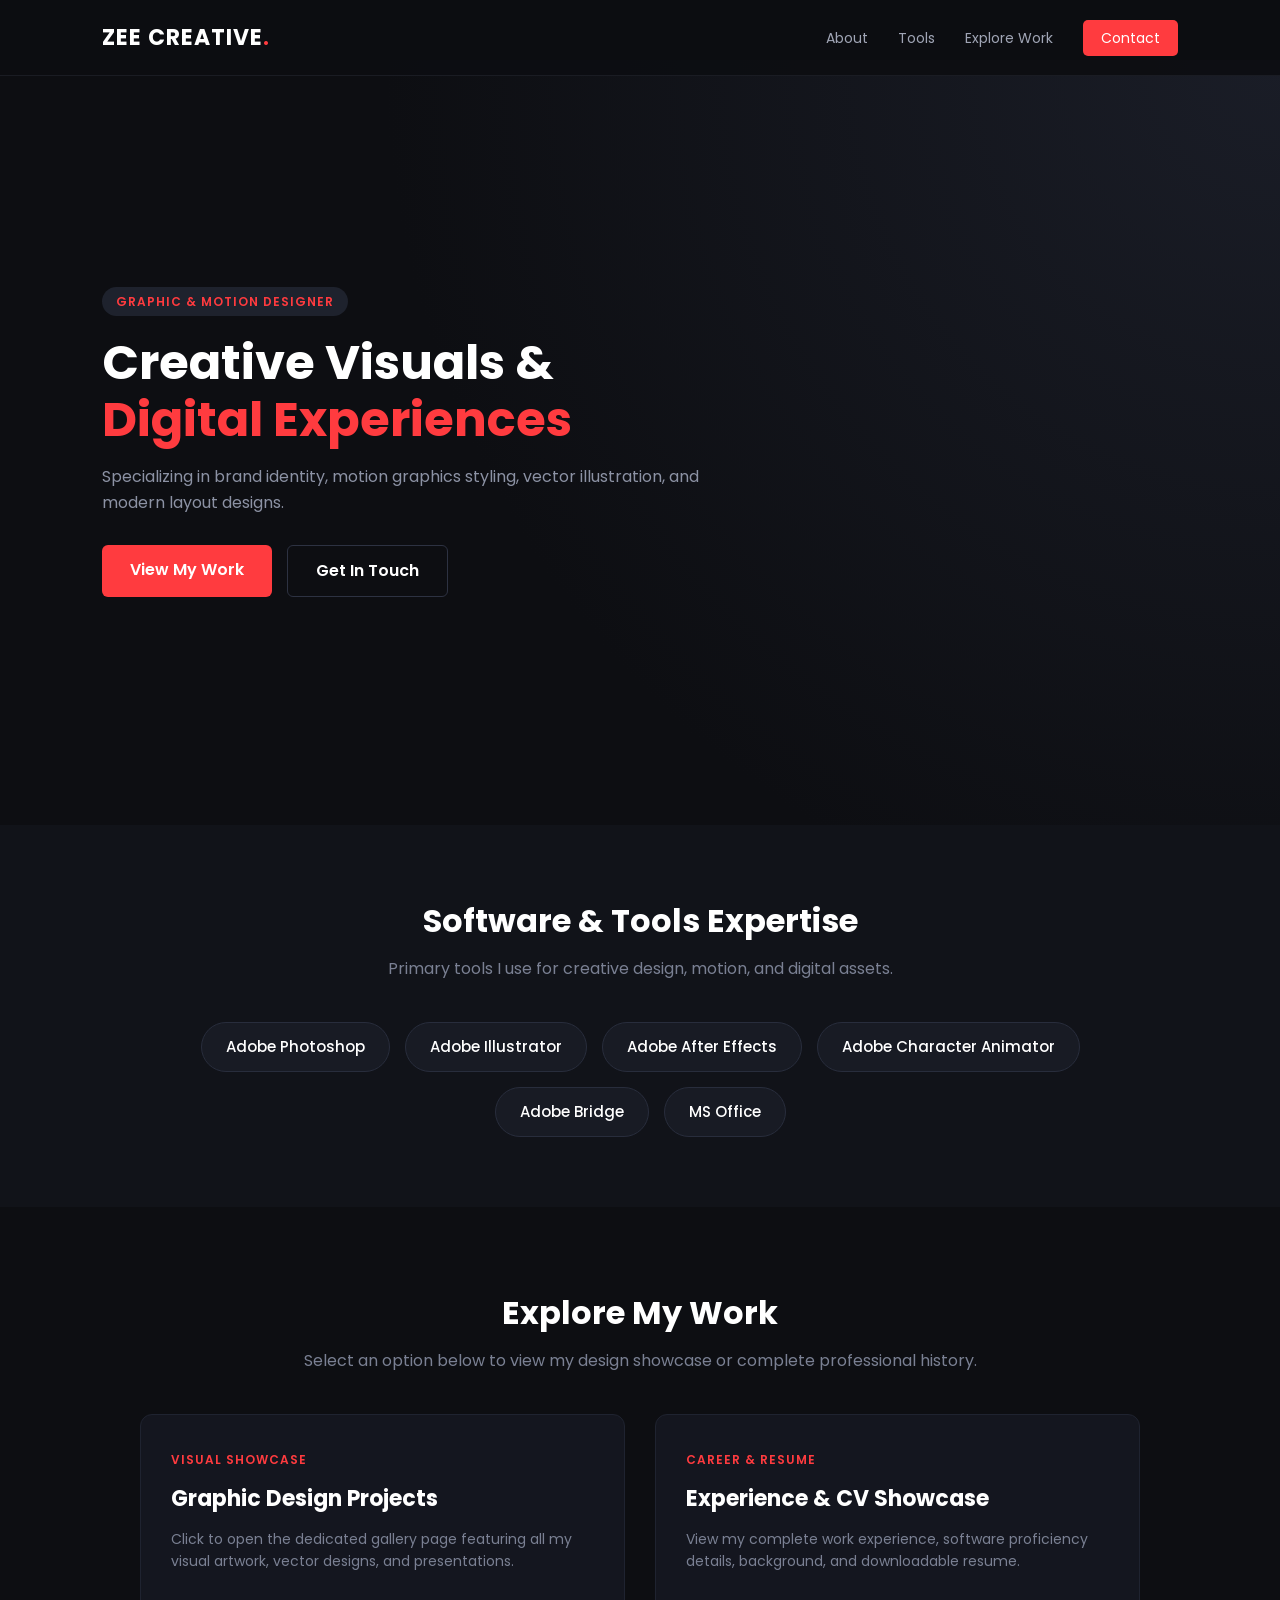
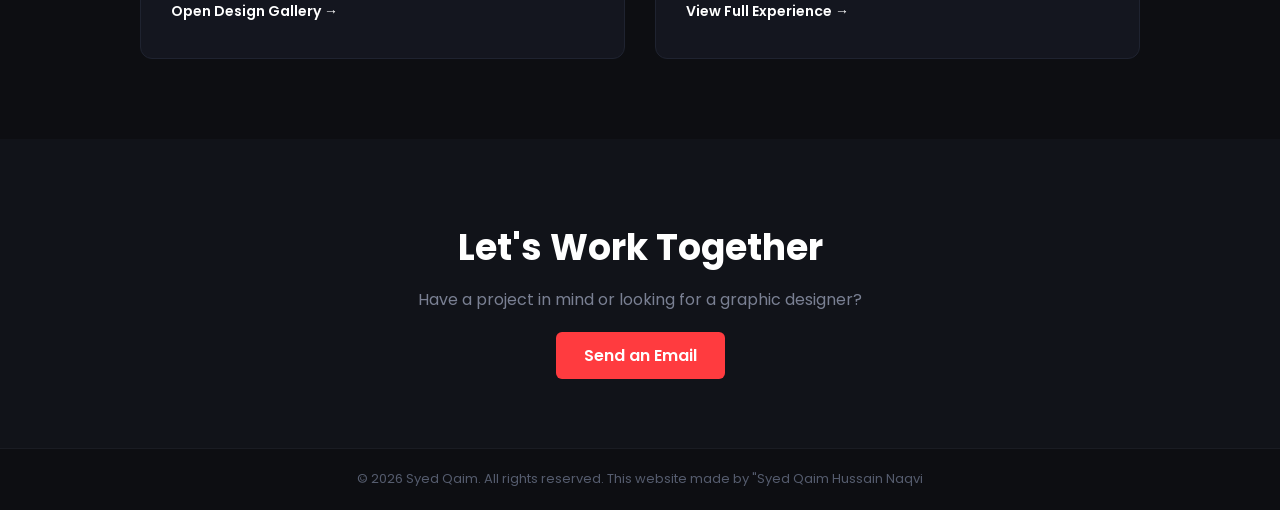
<file: index.html>
<!DOCTYPE html>
<html lang="en">
<head>
    <meta charset="UTF-8">
    <meta name="viewport" content="width=device-width, initial-scale=1.0">
    <title>Syed Qaim | Graphic & Motion Designer</title>
    <link rel="stylesheet" href="style.css">
    <meta name="viewport" content="width=device-width, initial-scale=1.0">
    <link href="https://fonts.googleapis.com/css2?family=Poppins:wght@300;400;600;700&display=swap" rel="stylesheet">
</head>
<body>

    <!-- Header / Navigation Bar -->
    <header>
        <div class="logo">ZEE CREATIVE<span>.</span></div>
        <nav>
            <ul>
                <li><a href="#about">About</a></li>
                <li><a href="#skills">Tools</a></li>
                <li><a href="#work">Explore Work</a></li>
                <li><a href="email.html" class="btn-nav">Contact</a></li>
            </ul>
        </nav>
    </header>

    <!-- Hero Section -->
    <section id="about" class="hero">
        <div class="hero-content">
            <span class="badge">Graphic & Motion Designer</span>
            <h1>Creative Visuals & <br><span>Digital Experiences</span></h1>
            <p>Specializing in brand identity, motion graphics styling, vector illustration, and modern layout designs.</p>
            <div class="hero-btns">
                <a href="#work" class="btn-primary">View My Work</a>
                <a href="email.html" class="btn-secondary">Get In Touch</a>
            </div>
        </div>
    </section>

    <!-- Software Tools Section (Pills Format) -->
    <section id="skills" class="skills-section">
        <h2 class="section-title">Software & Tools Expertise</h2>
        <p class="section-subtitle">Primary tools I use for creative design, motion, and digital assets.</p>

        <div class="tools-container">
            <span class="tool-tag">Adobe Photoshop</span>
            <span class="tool-tag">Adobe Illustrator</span>
            <span class="tool-tag">Adobe After Effects</span>
            <span class="tool-tag">Adobe Character Animator</span>
            <span class="tool-tag">Adobe Bridge</span>
            <span class="tool-tag">MS Office</span>
        </div>
    </section>

    <!-- Main Work & Experience Section -->
    <section id="work" class="portfolio-section">
        <h2 class="section-title">Explore My Work</h2>
        <p class="section-subtitle">Select an option below to view my design showcase or complete professional history.</p>

        <div class="main-options-grid">

            <!-- OPTION 1: Graphic Gallery (designer.html Linked) -->
            <a href="designer.html" class="option-card">
                <div class="card-badge">Visual Showcase</div>
                <h3>Graphic Design Projects</h3>
                <p>Click to open the dedicated gallery page featuring all my visual artwork, vector designs, and presentations.</p>
                <span class="card-link">Open Design Gallery &rarr;</span>
            </a>

            <!-- OPTION 2: Experience & CV Showcase (cv.html Linked) -->
            <a href="cv.html" class="option-card">
                <div class="card-badge">Career & Resume</div>
                <h3>Experience & CV Showcase</h3>
                <p>View my complete work experience, software proficiency details, background, and downloadable resume.</p>
                <span class="card-link">View Full Experience &rarr;</span>
            </a>

        </div>
    </section>

    <!-- Contact Section -->
    <section id="contact" class="contact-section">
        <h2>Let's Work Together</h2>
        <p>Have a project in mind or looking for a graphic designer?</p>
        <a href="email.html" class="btn-primary">Send an Email</a>
    </section>

    <!-- Footer -->
    <footer>
        <p>&copy; 2026 Syed Qaim. All rights reserved. This website made by "Syed Qaim Hussain Naqvi</p>
    </footer>

</body>
</html>
</file>
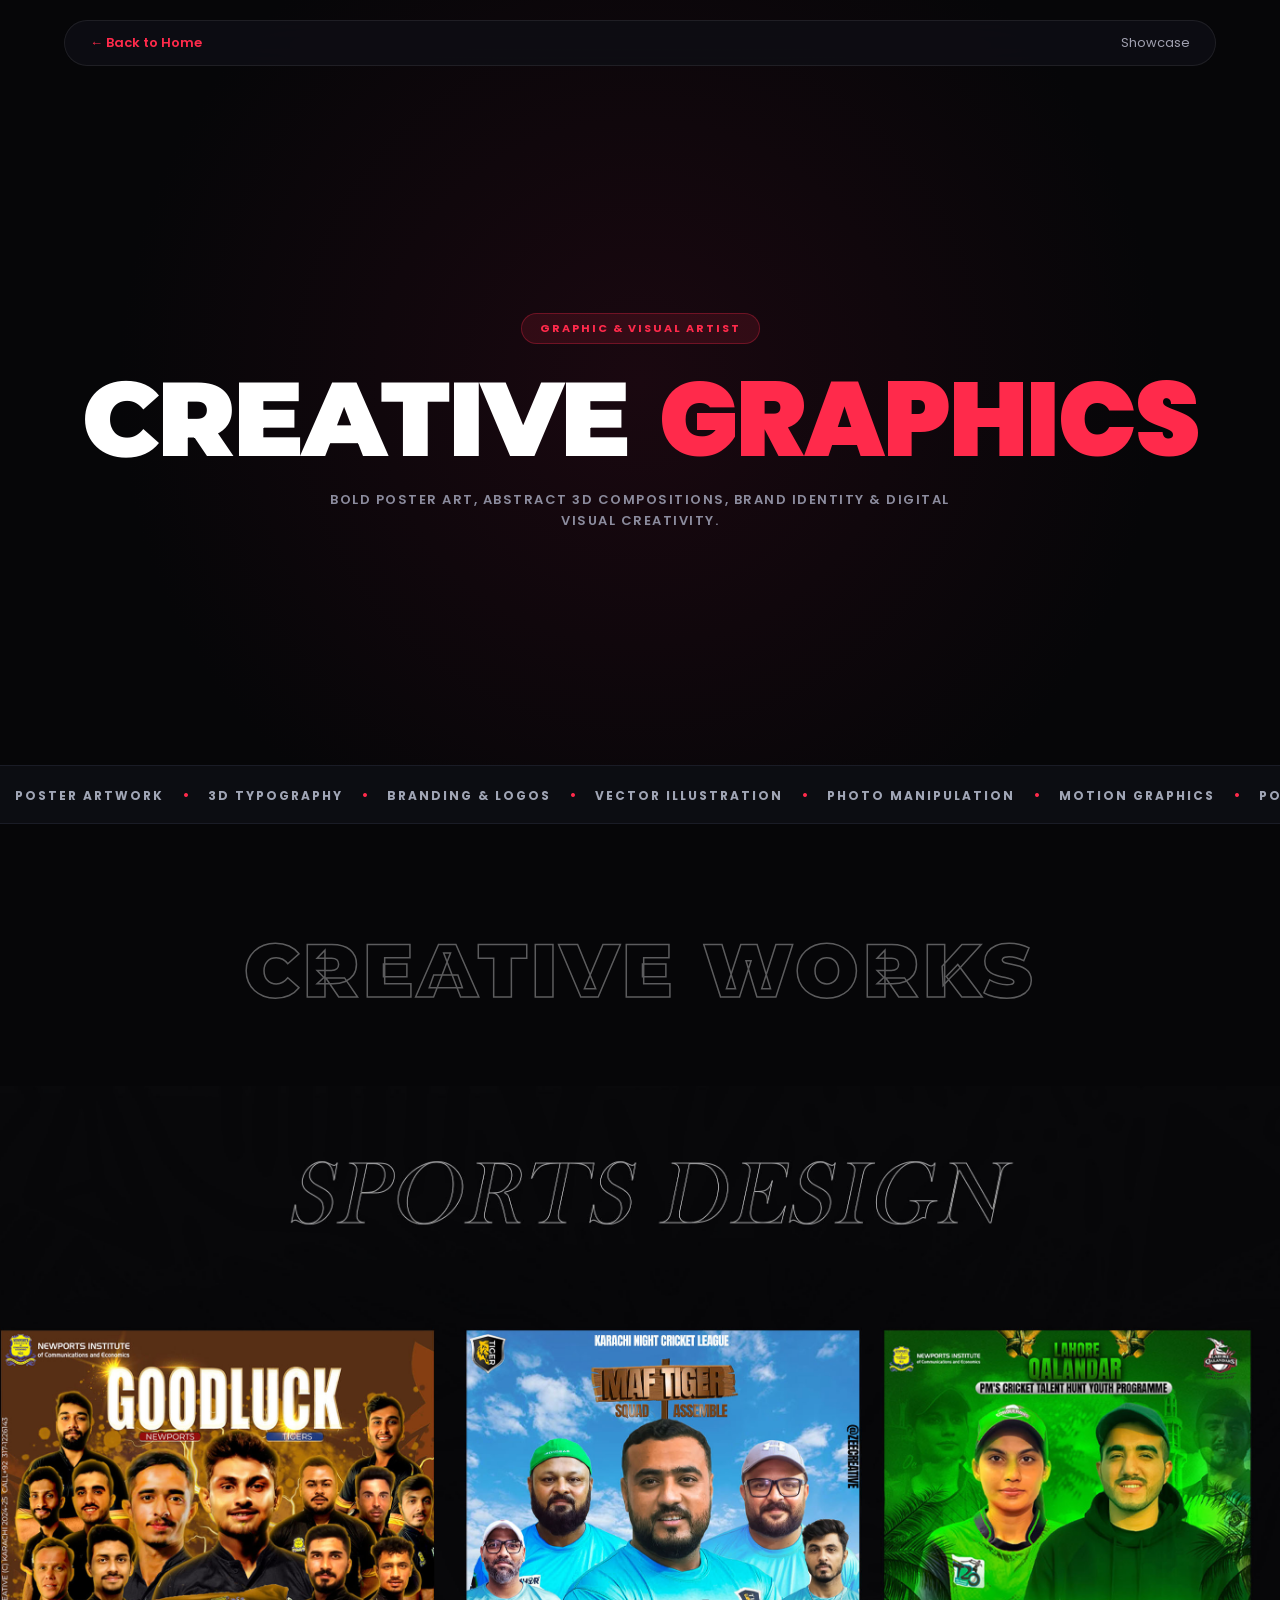
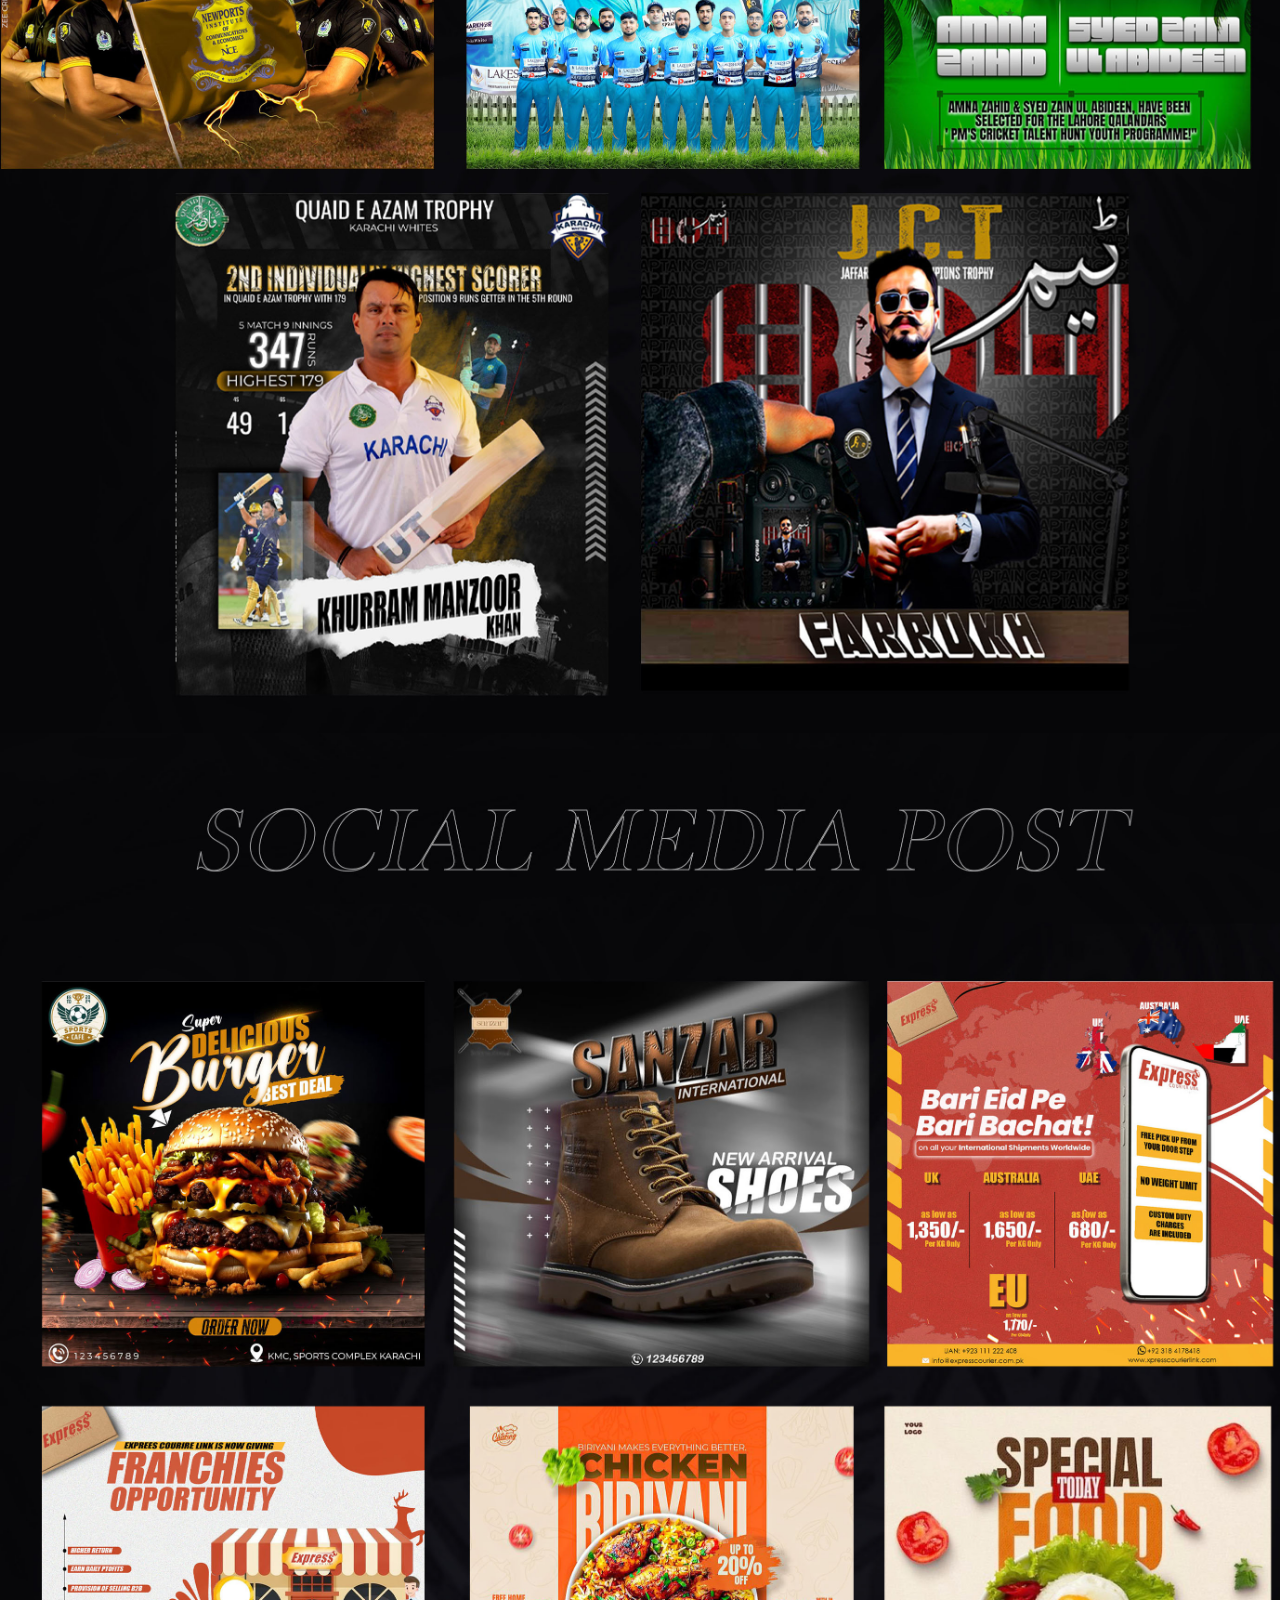
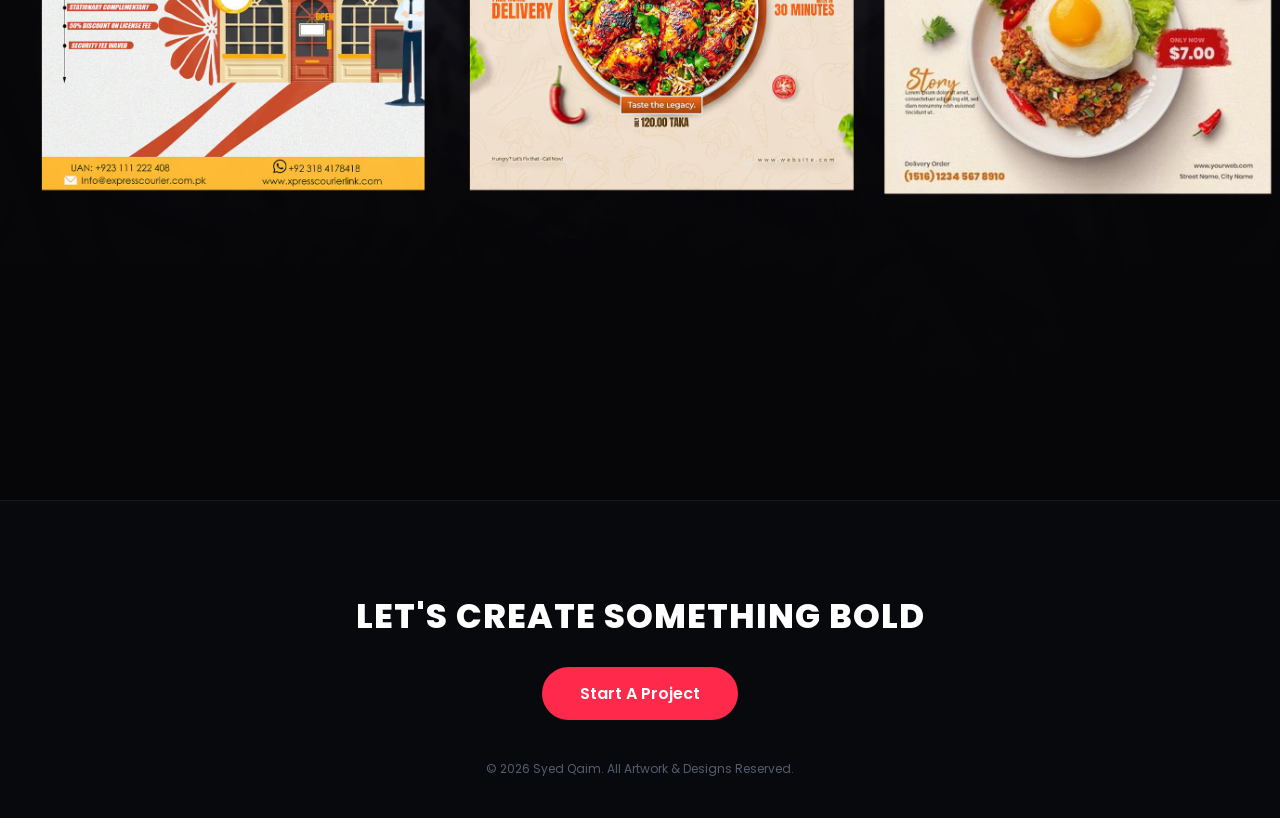
<file: designer.html>
<!DOCTYPE html>
<html lang="en">
<head>
    <meta charset="UTF-8">
    <meta name="viewport" content="width=device-width, initial-scale=1.0">
    <title>Graphic Design Showcase | Visual & Creative Art</title>
    <link href="https://fonts.googleapis.com/css2?family=Montserrat:ital,wght@0,800;0,900;1,900&family=Poppins:wght@300;400;600;700&display=swap" rel="stylesheet">
    <style>
        * {
            margin: 0;
            padding: 0;
            box-sizing: border-box;
            font-family: 'Poppins', sans-serif;
        }

        html {
            scroll-behavior: smooth;
        }

        body {
            background-color: #060608;
            color: #ffffff;
            overflow-x: hidden;
        }

        /* Floating Modern Header */
        .gallery-header {
            position: fixed;
            top: 20px;
            left: 50%;
            transform: translateX(-50%);
            width: 90%;
            max-width: 1200px;
            background: rgba(15, 15, 20, 0.85);
            backdrop-filter: blur(15px);
            border: 1px solid rgba(255, 255, 255, 0.08);
            padding: 12px 25px;
            border-radius: 40px;
            display: flex;
            justify-content: space-between;
            align-items: center;
            z-index: 1000;
        }

        .back-btn {
            color: #ff2a4b;
            text-decoration: none;
            font-weight: 600;
            font-size: 13px;
            transition: 0.3s;
        }

        /* .back-btn:hover {
            color: #ffffff;
            transform: translateX(-3px);
        } */

        .inner-nav {
            display: flex;
            gap: 20px;
            align-items: center;
        }

        .inner-nav a {
            color: #a0a0b0;
            text-decoration: none;
            font-size: 13px;
            transition: 0.3s;
        }

        .inner-nav a:hover {
            color: #ffffff;
        }

        /* .nav-contact-btn {
            background-color: #ff2a4b;
            color: #ffffff !important;
            padding: 6px 18px;
            border-radius: 20px;
            font-weight: 600;
            transition: 0.3s ease;
        } */

        /* .nav-contact-btn:hover {
            background-color: #ffffff;
            color: #ff2a4b !important;
            box-shadow: 0 4px 15px rgba(255, 42, 75, 0.4);
        } */

        /* Hero Visual Section */
        .hero-section {
            min-height: 85vh;
            display: flex;
            flex-direction: column;
            justify-content: center;
            align-items: center;
            text-align: center;
            padding: 140px 20px 60px;
            background: radial-gradient(circle at center, #1a0810 0%, #060608 70%);
            animation: heroFadeIn 1.2s cubic-bezier(0.16, 1, 0.3, 1) forwards;
        }

        @keyframes heroFadeIn {
            0% { opacity: 0; transform: translateY(30px) scale(0.97); }
            100% { opacity: 1; transform: translateY(0) scale(1); }
        }

        .hero-badge {
            background: rgba(255, 42, 75, 0.12);
            color: #ff2a4b;
            border: 1px solid rgba(255, 42, 75, 0.3);
            padding: 6px 18px;
            border-radius: 20px;
            font-size: 11px;
            letter-spacing: 2px;
            margin-bottom: 25px;
            font-weight: 700;
            animation: pulseGlow 3s infinite alternate;
        }

        @keyframes pulseGlow {
            0% { box-shadow: 0 0 0px rgba(255, 42, 75, 0); }
            100% { box-shadow: 0 0 20px rgba(255, 42, 75, 0.4); }
        }

        .hero-title {
            font-family: 'Montserrat', sans-serif;
            font-size: clamp(45px, 8.5vw, 105px);
            font-weight: 900;
            letter-spacing: -2px;
            line-height: 0.95;
            margin-bottom: 20px;
        }

        .hero-title span {
            color: #ff2a4b;
        }

        .hero-subtitle {
            max-width: 650px;
            font-size: 13px;
            letter-spacing: 1.5px;
            color: #8c8c9e;
            font-weight: 600;
            line-height: 1.6;
        }

        /* Running Ticker Bar */
        .ticker-wrapper {
            background-color: #0c0d12;
            border-top: 1px solid #1a1c26;
            border-bottom: 1px solid #1a1c26;
            padding: 16px 0;
            overflow: hidden;
            white-space: nowrap;
        }

        .ticker-track {
            display: inline-block;
            animation: infiniteTicker 20s linear infinite;
        }

        .ticker-track span {
            font-size: 12px;
            letter-spacing: 2px;
            color: #a0a5b5;
            font-weight: 700;
            margin: 0 15px;
        }

        .ticker-track i {
            color: #ff2a4b;
            font-style: normal;
        }

        @keyframes infiniteTicker {
            0% { transform: translateX(0); }
            100% { transform: translateX(-50%); }
        }

        /* Sections Structure */
        .content-section {
            max-width: 1150px;
            margin: 100px auto;
            padding: 0 20px;
        }

        .reveal-on-scroll {
            opacity: 0;
            transform: translateY(45px) scale(0.97);
            transition: opacity 0.8s cubic-bezier(0.16, 1, 0.3, 1), transform 0.8s cubic-bezier(0.16, 1, 0.3, 1);
        }

        .reveal-on-scroll.is-visible {
            opacity: 1;
            transform: translateY(0) scale(1);
        }

        /* Hollow Outline Titles */
        .outline-title {
            font-family: 'Montserrat', sans-serif;
            font-size: clamp(38px, 6.5vw, 75px);
            font-weight: 900;
            color: transparent;
            -webkit-text-stroke: 1.5px rgba(255, 255, 255, 0.35);
            text-align: center;
            letter-spacing: 4px;
            margin-bottom: 50px;
            transition: 0.4s ease;
        }

        .outline-title:hover {
            -webkit-text-stroke: 1.5px #ff2a4b;
        }

        /* Projects List */
        .projects-list {
            display: flex;
            flex-direction: column;
            gap: 45px;
        }

        .project-card {
            background-color: #0d0e14;
            border: 1px solid #1a1d29;
            border-radius: 24px;
            padding: 25px;
            transition: all 0.4s cubic-bezier(0.16, 1, 0.3, 1);
        }

        .project-card:hover {
            border-color: #ff2a4b;
            box-shadow: 0 15px 40px rgba(255, 42, 75, 0.15);
            transform: translateY(-6px);
        }

        .card-header {
            margin-bottom: 20px;
        }

        .card-num-title {
            display: flex;
            align-items: center;
            gap: 20px;
        }

        .project-num {
            font-family: 'Montserrat', sans-serif;
            font-size: 32px;
            font-weight: 900;
            color: #ff2a4b;
            transition: transform 0.3s ease;
        }

        .project-card:hover .project-num {
            transform: scale(1.15) rotate(-3deg);
        }

        .card-num-title h3 {
            font-size: 22px;
            color: #ffffff;
            font-weight: 700;
        }

        .client-name {
            font-size: 13px;
            color: #7a8093;
            margin-top: 3px;
        }

        .project-media {
            border-radius: 16px;
            overflow: hidden;
            border: 1px solid #1f2333;
            max-height: 550px;
        }

        .hover-zoom img {
            width: 100%;
            height: auto;
            object-fit: cover;
            display: block;
            transition: transform 0.6s cubic-bezier(0.16, 1, 0.3, 1);
        }

        .project-card:hover .hover-zoom img {
            transform: scale(1);
        }

        /* Footer Banner */
        .gallery-footer {
            text-align: center;
            padding: 90px 20px 40px;
            background: #08090d;
            border-top: 1px solid #161822;
        }

        .gallery-footer h2 {
            font-size: 34px;
            font-weight: 800;
            margin-bottom: 25px;
            letter-spacing: 1px;
        }

        .footer-btn {
            display: inline-block;
            background-color: #ff2a4b;
            color: #ffffff;
            text-decoration: none;
            padding: 14px 38px;
            border-radius: 30px;
            font-weight: 600;
            margin-bottom: 40px;
            transition: all 0.3s ease;
        }

        .footer-btn:hover {
            background-color: #ffffff;
            color: #ff2a4b;
            transform: translateY(-3px);
            box-shadow: 0 10px 25px rgba(255, 42, 75, 0.3);
        }

        .copyright {
            color: #555c6e;
            font-size: 12px;
        }

        @media (max-width: 768px) {
            .gallery-header {
                width: 95%;
                padding: 10px 18px;
            }
            .inner-nav a:not(.nav-contact-btn) {
                display: none;
            }
        }
.image {
    width: 100%;
    max-width: 2000px; 
    margin: 0 auto;    
    display: flex;
    flex-direction: column;
    justify-content: center;
    align-items: center;
    padding: 20px 0;
}

.image img {
    width: 120%;       
    height: auto;     
    display: block;

}

    </style>
</head>
<body>

    <!-- Top Floating Navbar -->
    <header class="gallery-header">
        <a href="index.html" class="back-btn">&larr; Back to Home</a>
        <nav class="inner-nav">
            <!-- <a href="#about">About</a> -->
            <a href="#work">Showcase</a>
            <!-- <a href="contact.html" class="nav-contact-btn">Contact Me</a> -->
        </nav>
    </header>

    <!-- Hero Section -->
    <section class="hero-section">
        <div class="hero-badge">GRAPHIC & VISUAL ARTIST</div>
        <h1 class="hero-title">CREATIVE <span>GRAPHICS</span></h1>
        <p class="hero-subtitle">BOLD POSTER ART, ABSTRACT 3D COMPOSITIONS, BRAND IDENTITY & DIGITAL VISUAL CREATIVITY.</p>
    </section>

    <!-- Running Skills Strip -->
    <div class="ticker-wrapper">
        <div class="ticker-track">
            <span>POSTER ARTWORK</span> <i>•</i>
            <span>3D TYPOGRAPHY</span> <i>•</i>
            <span>BRANDING & LOGOS</span> <i>•</i>
            <span>VECTOR ILLUSTRATION</span> <i>•</i>
            <span>PHOTO MANIPULATION</span> <i>•</i>
            <span>MOTION GRAPHICS</span> <i>•</i>
            <span>POSTER ARTWORK</span> <i>•</i>
            <span>3D TYPOGRAPHY</span> <i>•</i>
            <span>BRANDING & LOGOS</span> <i>•</i>
            <span>VECTOR ILLUSTRATION</span> <i>•</i>
            <span>PHOTO MANIPULATION</span> <i>•</i>
            <span>MOTION GRAPHICS</span> <i>•</i>
        </div>
    </div>

    <!-- Creative Projects Showcase -->
    <section id="work" class="content-section">
        <h2 class="outline-title reveal-on-scroll">CREATIVE WORKS</h2>
<div class="image">
 <img src="PAGE 1.jpg" alt="Design Page">
    <img src="PAGE 2.jpg" alt=" design page 2 ">
</div>
    
        </div>
    </section>

    <!-- Footer Banner -->
    <footer class="gallery-footer reveal-on-scroll">
        <h2>LET'S CREATE SOMETHING BOLD</h2>
        <a href="contact.html" class="footer-btn">Start A Project</a>
        <p class="copyright">&copy; 2026 Syed Qaim. All Artwork & Designs Reserved.</p>
    </footer>

    <!-- Smooth Scroll Animation Script -->
    <script>
        const observerOptions = {
            threshold: 0.15,
            rootMargin: "0px 0px -40px 0px"
        };

        const observer = new IntersectionObserver((entries) => {
            entries.forEach(entry => {
                if (entry.isIntersecting) {
                    entry.target.classList.add('is-visible');
                }
            });
        }, observerOptions);

        document.querySelectorAll('.reveal-on-scroll').forEach((el) => {
            observer.observe(el);
        });
    </script>

</body>
</html>
</file>
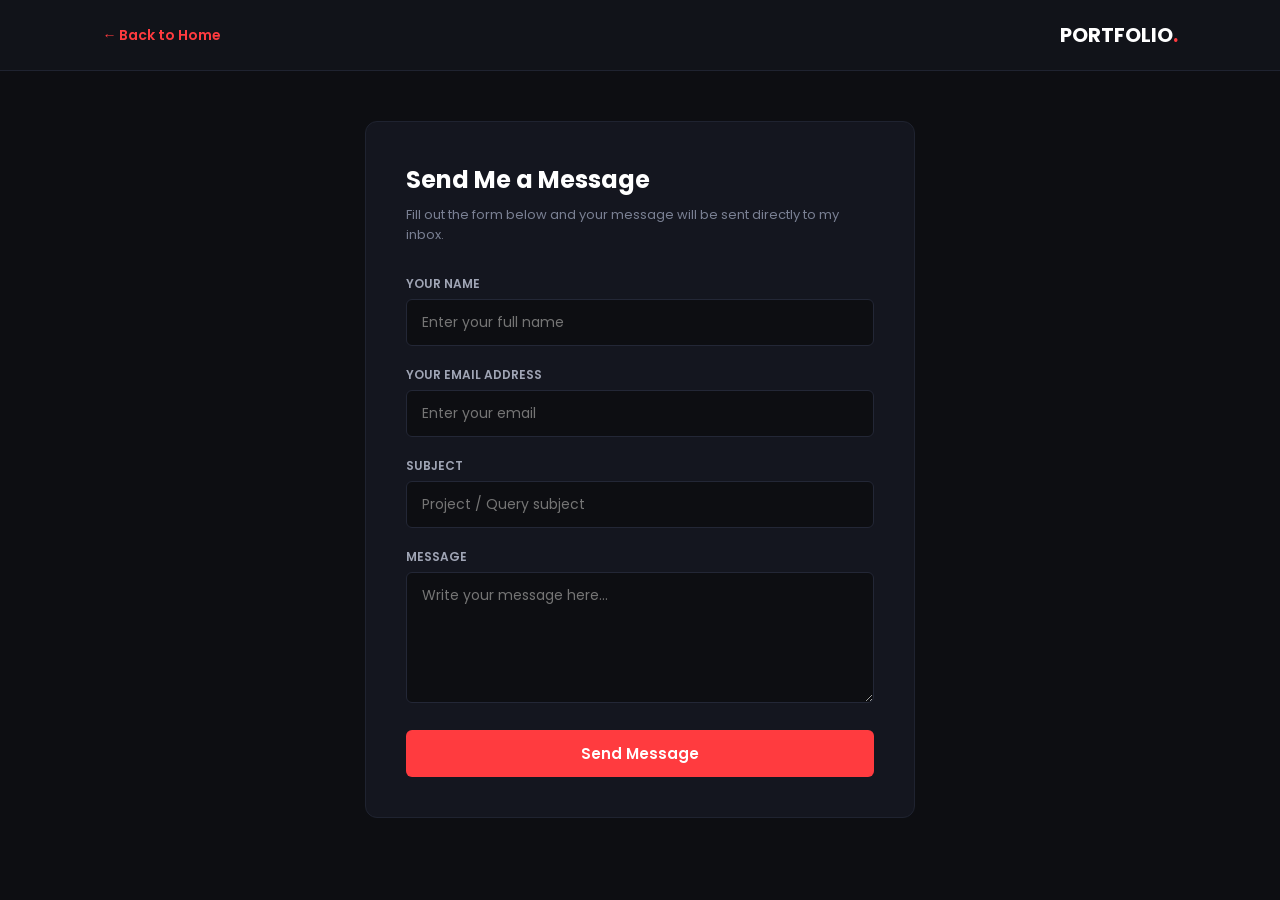
<file: email.html>
<!DOCTYPE html>
<html lang="en">
<head>
    <meta charset="UTF-8">
    <meta name="viewport" content="width=device-width, initial-scale=1.0">
    <title>Contact | Qaim Hussain</title>
    <link rel="stylesheet" href="email.html">
    <link href="https://fonts.googleapis.com/css2?family=Poppins:wght@300;400;600;700&display=swap" rel="stylesheet">
</head>
<body>

    <header class="contact-header">
        <a href="index.html" class="back-btn">&larr; Back to Home</a>
        <div class="logo">PORTFOLIO<span>.</span></div>
    </header>

    <main class="contact-container">
        <div class="contact-box">
            <h2>Send Me a Message</h2>
            <p>Fill out the form below and your message will be sent directly to my inbox.</p>

            <!-- Formspree action url lagayein -->
            <action action="https://formspree.io/f/xbjnqpyz" method="POST" class="contact-form">
                <div class="form-group">
                    <label>Your Name</label>
                    <input type="text" name="name" placeholder="Enter your full name" required>
                </div>

                <div class="form-group">
                    <label>Your Email Address</label>
                    <input type="email" name="email" placeholder="Enter your email" required>
                </div>

                <div class="form-group">
                    <label>Subject</label>
                    <input type="text" name="subject" placeholder="Project / Query subject" required>
                </div>

                <div class="form-group">
                    <label>Message</label>
                    <textarea name="message" rows="5" placeholder="Write your message here..." required></textarea>
                </div>

                <button type="submit" class="submit-btn">Send Message</button>
            </form>
        </div>
    </main>

</body>
</html>
<style>
    * {
    margin: 0;
    padding: 0;
    box-sizing: border-box;
    font-family: 'Poppins', sans-serif;
}

body {
    background-color: #0d0e12;
    color: #e0e0e0;
    min-height: 100vh;
}

.contact-header {
    display: flex;
    justify-content: space-between;
    align-items: center;
    padding: 20px 8%;
    background-color: #111319;
    border-bottom: 1px solid #1f2330;
}

.back-btn {
    color: #ff3b3f;
    text-decoration: none;
    font-weight: 600;
    font-size: 14px;
}

.back-btn:hover {
    color: #ffffff;
}

.logo {
    font-size: 20px;
    font-weight: 700;
    color: #ffffff;
}

.logo span {
    color: #ff3b3f;
}

.contact-container {
    display: flex;
    justify-content: center;
    align-items: center;
    padding: 50px 20px;
}

.contact-box {
    background-color: #14161f;
    border: 1px solid #1f2330;
    padding: 40px;
    border-radius: 12px;
    width: 100%;
    max-width: 550px;
}

.contact-box h2 {
    color: #ffffff;
    font-size: 24px;
    margin-bottom: 8px;
}

.contact-box p {
    color: #7a8093;
    font-size: 13px;
    margin-bottom: 30px;
}

.form-group {
    margin-bottom: 20px;
}

.form-group label {
    display: block;
    font-size: 12px;
    color: #a0a5b5;
    margin-bottom: 6px;
    font-weight: 600;
    text-transform: uppercase;
}

.form-group input, 
.form-group textarea {
    width: 100%;
    padding: 12px 15px;
    background-color: #0d0e12;
    border: 1px solid #232736;
    border-radius: 6px;
    color: #ffffff;
    font-size: 14px;
    outline: none;
    transition: 0.3s;
}

.form-group input:focus, 
.form-group textarea:focus {
    border-color: #ff3b3f;
}

.submit-btn {
    width: 100%;
    padding: 12px;
    background-color: #ff3b3f;
    color: #ffffff;
    border: none;
    border-radius: 6px;
    font-size: 15px;
    font-weight: 600;
    cursor: pointer;
    transition: 0.3s;
}

.submit-btn:hover {
    background-color: #e03235;
}
</style>
</file>
<file: style.css>
/* Reset & Base Styles */
* {
    margin: 0;
    padding: 0;
    box-sizing: border-box;
    font-family: 'Poppins', sans-serif;
    scroll-behavior: smooth;
}

body {
    background-color: #0d0e12;
    color: #e0e0e0;
    line-height: 1.6;
}

/* Header & Nav */
header {
    display: flex;
    justify-content: space-between;
    align-items: center;
    padding: 20px 8%;
    background-color: rgba(13, 14, 18, 0.95);
    position: fixed;
    width: 100%;
    top: 0;
    z-index: 1000;
    border-bottom: 1px solid #1a1c23;
}

.logo {
    font-size: 22px;
    font-weight: 700;
    color: #ffffff;
    letter-spacing: 1px;
}

.logo span {
    color: #ff3b3f;
}

nav ul {
    display: flex;
    list-style: none;
    align-items: center;
}

nav ul li {
    margin-left: 30px;
}

nav ul li a {
    color: #a0a5b5;
    text-decoration: none;
    font-size: 14px;
    transition: 0.3s;
}

nav ul li a:hover {
    color: #ffffff;
}

.btn-nav {
    background-color: #ff3b3f;
    color: #ffffff !important;
    padding: 8px 18px;
    border-radius: 5px;
}

.btn-nav:hover {
    background-color: #e03235;
}

/* Hero Section */
.hero {
    height: 85vh;
    display: flex;
    align-items: center;
    padding: 0 8%;
    margin-top: 60px;
    background: radial-gradient(circle at top right, #1a1d27, #0d0e12 60%);
}

.hero-content {
    max-width: 650px;
}

.badge {
    background-color: #1e222d;
    color: #ff3b3f;
    padding: 6px 14px;
    font-size: 12px;
    border-radius: 20px;
    text-transform: uppercase;
    letter-spacing: 1px;
    font-weight: 600;
}

.hero h1 {
    font-size: 48px;
    font-weight: 700;
    margin: 20px 0 15px 0;
    line-height: 1.2;
    color: #ffffff;
}

.hero h1 span {
    color: #ff3b3f;
}

.hero p {
    color: #8c92a4;
    font-size: 16px;
    margin-bottom: 30px;
}

.hero-btns {
    display: flex;
    gap: 15px;
}

.btn-primary {
    background-color: #ff3b3f;
    color: #fff;
    padding: 12px 28px;
    border-radius: 6px;
    text-decoration: none;
    font-weight: 600;
    transition: 0.3s;
}

.btn-primary:hover {
    background-color: #e03235;
}

.btn-secondary {
    border: 1px solid #2d3242;
    color: #fff;
    padding: 12px 28px;
    border-radius: 6px;
    text-decoration: none;
    font-weight: 600;
    transition: 0.3s;
}

.btn-secondary:hover {
    border-color: #ff3b3f;
    color: #ff3b3f;
}

/* Section Headers */
.section-title {
    font-size: 32px;
    text-align: center;
    color: #fff;
    margin-bottom: 10px;
}

.section-subtitle {
    text-align: center;
    color: #7a8093;
    margin-bottom: 40px;
}

/* Software & Tools Section (Pills Design) */
.skills-section {
    padding: 70px 8%;
    background-color: #111319;
}

.tools-container {
    display: flex;
    flex-wrap: wrap;
    justify-content: center;
    gap: 15px;
    max-width: 900px;
    margin: 0 auto;
}

.tool-tag {
    background-color: #181b24;
    color: #ffffff;
    border: 1px solid #282d3c;
    padding: 12px 24px;
    border-radius: 30px;
    font-size: 15px;
    font-weight: 500;
    transition: 0.3s ease;
    cursor: default;
}

.tool-tag:hover {
    border-color: #ff3b3f;
    background-color: #ff3b3f;
    color: #ffffff;
    transform: translateY(-3px);
    box-shadow: 0 4px 15px rgba(255, 59, 63, 0.3);
}

/* Portfolio Main Options (2 Cards Layout) */
.portfolio-section {
    padding: 80px 8%;
}

.main-options-grid {
    display: grid;
    grid-template-columns: repeat(auto-fit, minmax(320px, 1fr));
    gap: 30px;
    max-width: 1000px;
    margin: 0 auto;
}

.option-card {
    background-color: #14161f;
    border: 1px solid #1f2330;
    border-radius: 12px;
    padding: 35px 30px;
    text-decoration: none;
    display: block;
    transition: 0.3s ease;
    position: relative;
}

.option-card:hover {
    transform: translateY(-8px);
    border-color: #ff3b3f;
    box-shadow: 0 10px 25px rgba(0, 0, 0, 0.4);
}

.card-badge {
    color: #ff3b3f;
    font-size: 12px;
    font-weight: 600;
    text-transform: uppercase;
    letter-spacing: 1px;
    margin-bottom: 12px;
}

.option-card h3 {
    color: #ffffff;
    font-size: 22px;
    margin-bottom: 12px;
}

.option-card p {
    color: #7a8093;
    font-size: 14px;
    line-height: 1.6;
    margin-bottom: 25px;
}

.card-link {
    color: #ffffff;
    font-weight: 600;
    font-size: 14px;
    transition: 0.3s;
}

.option-card:hover .card-link {
    color: #ff3b3f;
}

/* Contact Section */
.contact-section {
    padding: 80px 8%;
    text-align: center;
    background-color: #111319;
}

.contact-section h2 {
    font-size: 36px;
    color: #fff;
    margin-bottom: 10px;
}

.contact-section p {
    color: #7a8093;
    margin-bottom: 30px;
}
* {
    margin: 0;
    padding: 0;
    box-sizing: border-box;
}

body {
    overflow-x: hidden; /* Mobile screen par horizontal scrollbar se bachane ke liye */
    width: 100%;
}
img {
    max-width: 100%;
    height: auto;
    display: block;
}
/* Fixed Width (GALAT): width: 1200px; */

/* Responsive Width (SAHI): */
.container {
    width: 90%;
    max-width: 1200px;
    margin: 0 auto; /* Page ke center mein rakhne ke liye */
}
/* Tablet Screens (768px aur us se chote) */
@media (max-width: 768px) {
    /* Font sizes chote karna */
    h1 {
        font-size: 32px !important;
    }
    
    /* Grids & Cards ko single column karna */
    .showcase-gallery,
    .projects-list {
        flex-direction: column;
        gap: 30px;
    }

    /* Padding Kam Karna */
    .hero-section {
        padding: 100px 15px 40px;
    }
}

/* Mobile Screens (480px aur us se chote) */
@media (max-width: 480px) {
    .hero-title {
        font-size: 28px !important;
    }
    
    .gallery-header {
        width: 95%;
        padding: 8px 15px;
    }
}
/* Footer */
footer {
    text-align: center;
    padding: 20px;
    background-color: #0d0e12;
    border-top: 1px solid #1a1c23;
    color: #555c6e;
    font-size: 13px;
}

/* Responsive Design */
@media (max-width: 768px) {
    .hero h1 {
        font-size: 34px;
    }
    nav ul {
        display: none;
    }
}
</file>
